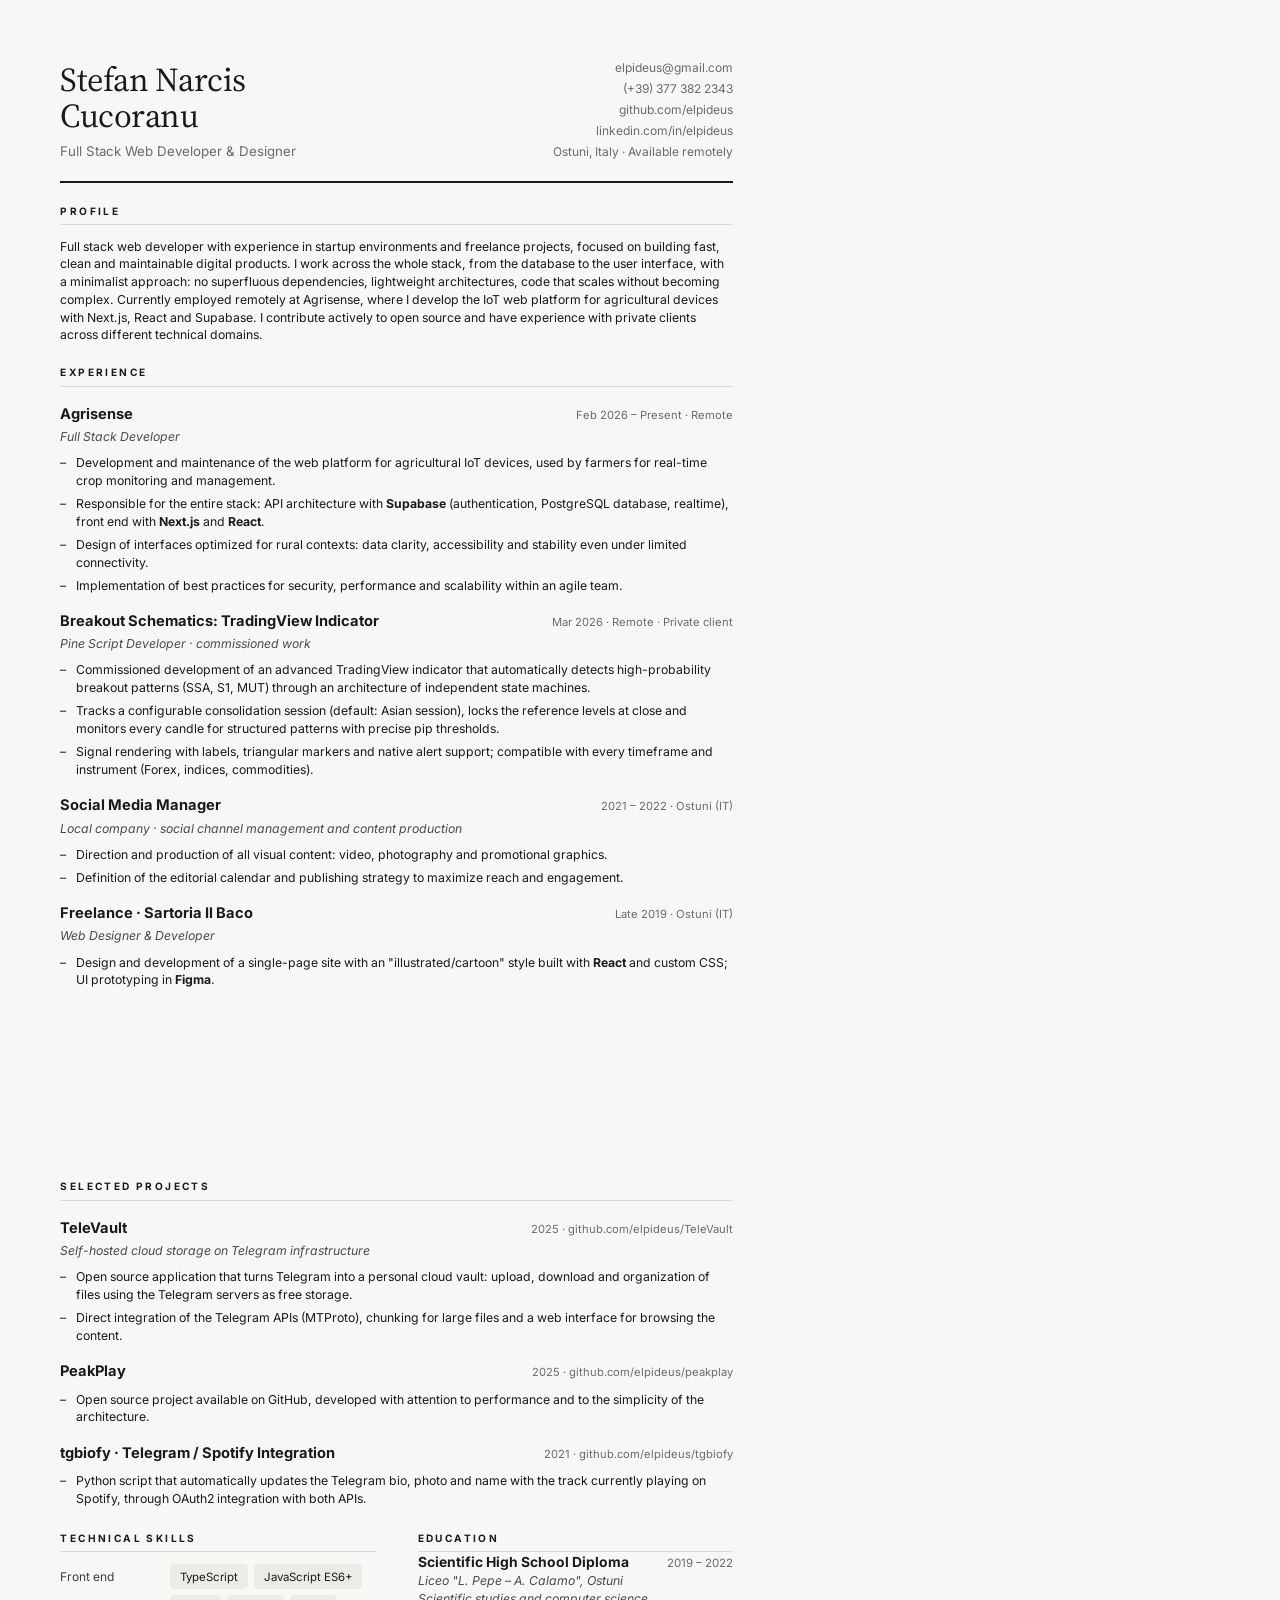
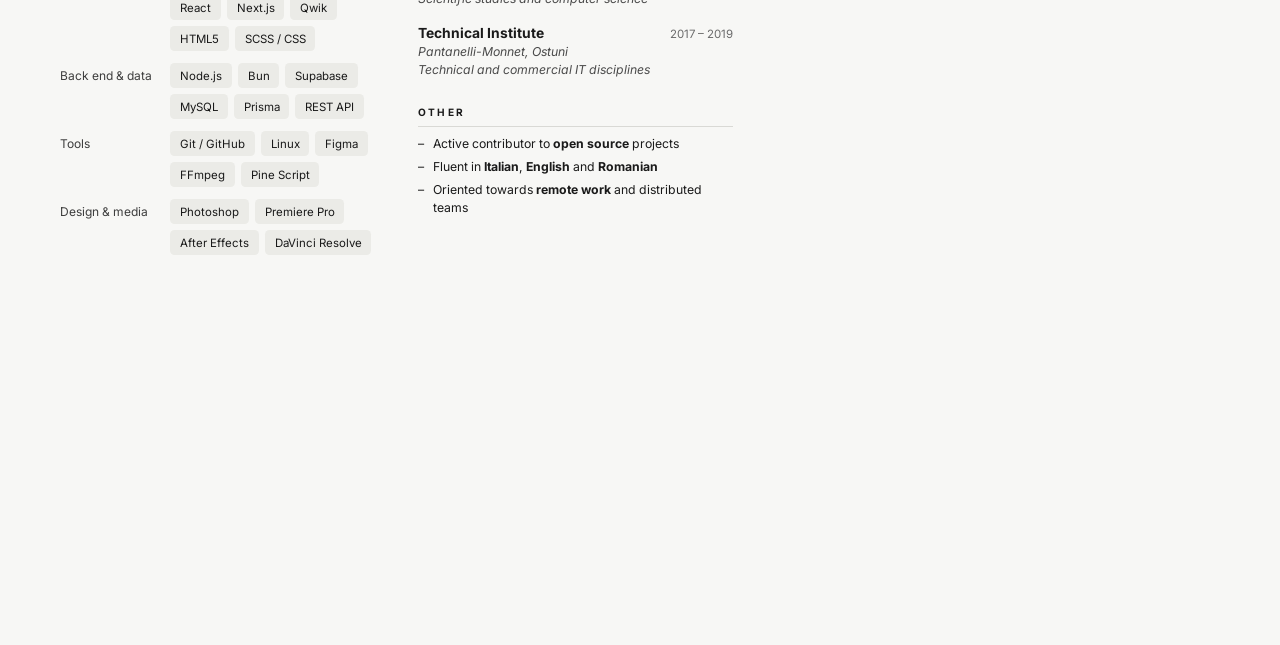
<file: cv-src/cv-en.html>
<!DOCTYPE html>
<html lang="en">
<head>
<meta charset="UTF-8" />
<title>Stefan Narcis Cucoranu - CV</title>
<link rel="preconnect" href="https://fonts.googleapis.com">
<link rel="preconnect" href="https://fonts.gstatic.com" crossorigin>
<link href="https://fonts.googleapis.com/css2?family=Source+Serif+4:opsz,wght@8..60,400;8..60,600&family=Inter:wght@400;500;600;700&display=swap" rel="stylesheet">
<style>
    @page { size: A4; margin: 0; }

    :root {
        --bg: #f7f7f5;
        --ink: #1a1a1a;
        --muted: #6b6b6b;
        --rule: #d9d9d5;
        --chip: #ebebe7;
    }

    * { box-sizing: border-box; margin: 0; padding: 0; }

    body {
        font-family: "Inter", "Segoe UI", Arial, sans-serif;
        color: var(--ink);
        background: var(--bg);
        font-size: 9.2pt;
        line-height: 1.45;
        -webkit-print-color-adjust: exact;
        print-color-adjust: exact;
    }

    .page {
        width: 210mm;
        min-height: 297mm;
        padding: 15mm 16mm 12mm;
        background: var(--bg);
        page-break-after: always;
    }
    .page:last-child { page-break-after: auto; }

    .header {
        display: flex;
        justify-content: space-between;
        align-items: flex-end;
        gap: 12mm;
        padding-bottom: 5mm;
        border-bottom: 1.6pt solid var(--ink);
    }
    .name {
        font-family: "Source Serif 4", Georgia, "Times New Roman", serif;
        font-size: 25pt;
        font-weight: 400;
        line-height: 1.08;
        letter-spacing: -0.4pt;
    }
    .role {
        margin-top: 2.5mm;
        font-size: 10pt;
        color: var(--muted);
        font-weight: 400;
    }
    .contacts {
        text-align: right;
        font-size: 9pt;
        color: var(--muted);
        line-height: 1.75;
        white-space: nowrap;
    }

    .section-title {
        margin-top: 5.6mm;
        padding-bottom: 1.6mm;
        border-bottom: 0.8pt solid var(--rule);
        font-size: 7.6pt;
        font-weight: 700;
        letter-spacing: 1.8pt;
        text-transform: uppercase;
    }
    .section-title + * { margin-top: 3.2mm; }

    .entry { margin-top: 4.4mm; break-inside: avoid; }
    .entry-head {
        display: flex;
        justify-content: space-between;
        align-items: baseline;
        gap: 8mm;
    }
    .entry-title { font-size: 11pt; font-weight: 700; }
    .entry-meta {
        font-size: 8.4pt;
        color: var(--muted);
        white-space: nowrap;
        text-align: right;
    }
    .entry-sub {
        margin-top: 0.8mm;
        font-size: 9.2pt;
        font-style: italic;
        color: #4a4a4a;
    }
    ul.bullets { margin-top: 2.2mm; list-style: none; }
    ul.bullets li {
        position: relative;
        padding-left: 4.2mm;
        margin-top: 1.4mm;
    }
    ul.bullets li::before {
        content: "\2013";
        position: absolute;
        left: 0;
        color: var(--ink);
    }
    strong { font-weight: 700; }

    .cols {
        display: grid;
        grid-template-columns: 1fr 1fr;
        gap: 11mm;
        margin-top: 6mm;
    }
    .cols .section-title { margin-top: 0; }

    .skill-row {
        display: grid;
        grid-template-columns: 26mm 1fr;
        gap: 3mm;
        align-items: start;
        margin-top: 3.2mm;
    }
    .skill-label { font-size: 9pt; color: #3d3d3d; padding-top: 1mm; }
    .chips { display: flex; flex-wrap: wrap; gap: 1.6mm; }
    .chip {
        background: var(--chip);
        border-radius: 1.2mm;
        padding: 1.1mm 2.6mm;
        font-size: 8.6pt;
        white-space: nowrap;
    }

    .edu { margin-top: 4mm; }
    .edu:first-of-type { margin-top: 0; }
    .edu-head {
        display: flex;
        justify-content: space-between;
        align-items: baseline;
        gap: 5mm;
    }
    .edu-title { font-size: 10.4pt; font-weight: 700; }
    .edu-date { font-size: 8.6pt; color: var(--muted); white-space: nowrap; }
    .edu-sub { font-size: 9.2pt; font-style: italic; color: #4a4a4a; }
</style>
</head>
<body>

<section class="page">
    <header class="header">
        <div>
            <h1 class="name">Stefan Narcis<br />Cucoranu</h1>
            <p class="role">Full Stack Web Developer &amp; Designer</p>
        </div>
        <div class="contacts">
            elpideus@gmail.com<br />
            (+39) 377 382 2343<br />
            github.com/elpideus<br />
            linkedin.com/in/elpideus<br />
            Ostuni, Italy &middot; Available remotely
        </div>
    </header>

    <h2 class="section-title">Profile</h2>
    <p class="profile">
        Full stack web developer with experience in startup environments and freelance projects, focused on
        building fast, clean and maintainable digital products. I work across the whole stack, from the database
        to the user interface, with a minimalist approach: no superfluous dependencies, lightweight architectures,
        code that scales without becoming complex. Currently employed remotely at Agrisense, where I develop the
        IoT web platform for agricultural devices with Next.js, React and Supabase. I contribute actively to open
        source and have experience with private clients across different technical domains.
    </p>

    <h2 class="section-title">Experience</h2>

    <div class="entry">
        <div class="entry-head">
            <span class="entry-title">Agrisense</span>
            <span class="entry-meta">Feb 2026 &ndash; Present &middot; Remote</span>
        </div>
        <div class="entry-sub">Full Stack Developer</div>
        <ul class="bullets">
            <li>Development and maintenance of the web platform for agricultural IoT devices, used by farmers for
                real-time crop monitoring and management.</li>
            <li>Responsible for the entire stack: API architecture with <strong>Supabase</strong> (authentication,
                PostgreSQL database, realtime), front end with <strong>Next.js</strong> and <strong>React</strong>.</li>
            <li>Design of interfaces optimized for rural contexts: data clarity, accessibility and stability even
                under limited connectivity.</li>
            <li>Implementation of best practices for security, performance and scalability within an agile team.</li>
        </ul>
    </div>

    <div class="entry">
        <div class="entry-head">
            <span class="entry-title">Breakout Schematics: TradingView Indicator</span>
            <span class="entry-meta">Mar 2026 &middot; Remote &middot; Private client</span>
        </div>
        <div class="entry-sub">Pine Script Developer &middot; commissioned work</div>
        <ul class="bullets">
            <li>Commissioned development of an advanced TradingView indicator that automatically detects
                high-probability breakout patterns (SSA, S1, MUT) through an architecture of independent state
                machines.</li>
            <li>Tracks a configurable consolidation session (default: Asian session), locks the reference levels at
                close and monitors every candle for structured patterns with precise pip thresholds.</li>
            <li>Signal rendering with labels, triangular markers and native alert support; compatible with every
                timeframe and instrument (Forex, indices, commodities).</li>
        </ul>
    </div>

    <div class="entry">
        <div class="entry-head">
            <span class="entry-title">Social Media Manager</span>
            <span class="entry-meta">2021 &ndash; 2022 &middot; Ostuni (IT)</span>
        </div>
        <div class="entry-sub">Local company &middot; social channel management and content production</div>
        <ul class="bullets">
            <li>Direction and production of all visual content: video, photography and promotional graphics.</li>
            <li>Definition of the editorial calendar and publishing strategy to maximize reach and engagement.</li>
        </ul>
    </div>

    <div class="entry">
        <div class="entry-head">
            <span class="entry-title">Freelance &middot; Sartoria Il Baco</span>
            <span class="entry-meta">Late 2019 &middot; Ostuni (IT)</span>
        </div>
        <div class="entry-sub">Web Designer &amp; Developer</div>
        <ul class="bullets">
            <li>Design and development of a single-page site with an "illustrated/cartoon" style built with
                <strong>React</strong> and custom CSS; UI prototyping in <strong>Figma</strong>.</li>
        </ul>
    </div>
</section>

<section class="page">
    <h2 class="section-title" style="margin-top:0">Selected Projects</h2>

    <div class="entry">
        <div class="entry-head">
            <span class="entry-title">TeleVault</span>
            <span class="entry-meta">2025 &middot; github.com/elpideus/TeleVault</span>
        </div>
        <div class="entry-sub">Self-hosted cloud storage on Telegram infrastructure</div>
        <ul class="bullets">
            <li>Open source application that turns Telegram into a personal cloud vault: upload, download and
                organization of files using the Telegram servers as free storage.</li>
            <li>Direct integration of the Telegram APIs (MTProto), chunking for large files and a web interface
                for browsing the content.</li>
        </ul>
    </div>

    <div class="entry">
        <div class="entry-head">
            <span class="entry-title">PeakPlay</span>
            <span class="entry-meta">2025 &middot; github.com/elpideus/peakplay</span>
        </div>
        <ul class="bullets">
            <li>Open source project available on GitHub, developed with attention to performance and to the
                simplicity of the architecture.</li>
        </ul>
    </div>

    <div class="entry">
        <div class="entry-head">
            <span class="entry-title">tgbiofy &middot; Telegram / Spotify Integration</span>
            <span class="entry-meta">2021 &middot; github.com/elpideus/tgbiofy</span>
        </div>
        <ul class="bullets">
            <li>Python script that automatically updates the Telegram bio, photo and name with the track currently
                playing on Spotify, through OAuth2 integration with both APIs.</li>
        </ul>
    </div>

    <div class="cols">
        <div>
            <h2 class="section-title">Technical Skills</h2>
            <div class="skill-row">
                <span class="skill-label">Front end</span>
                <div class="chips">
                    <span class="chip">TypeScript</span><span class="chip">JavaScript ES6+</span>
                    <span class="chip">React</span><span class="chip">Next.js</span><span class="chip">Qwik</span>
                    <span class="chip">HTML5</span><span class="chip">SCSS / CSS</span>
                </div>
            </div>
            <div class="skill-row">
                <span class="skill-label">Back end &amp; data</span>
                <div class="chips">
                    <span class="chip">Node.js</span><span class="chip">Bun</span>
                    <span class="chip">Supabase</span><span class="chip">MySQL</span>
                    <span class="chip">Prisma</span><span class="chip">REST API</span>
                </div>
            </div>
            <div class="skill-row">
                <span class="skill-label">Tools</span>
                <div class="chips">
                    <span class="chip">Git / GitHub</span><span class="chip">Linux</span>
                    <span class="chip">Figma</span><span class="chip">FFmpeg</span>
                    <span class="chip">Pine Script</span>
                </div>
            </div>
            <div class="skill-row">
                <span class="skill-label">Design &amp; media</span>
                <div class="chips">
                    <span class="chip">Photoshop</span><span class="chip">Premiere Pro</span>
                    <span class="chip">After Effects</span><span class="chip">DaVinci Resolve</span>
                </div>
            </div>
        </div>

        <div>
            <h2 class="section-title">Education</h2>
            <div class="edu">
                <div class="edu-head">
                    <span class="edu-title">Scientific High School Diploma</span>
                    <span class="edu-date">2019 &ndash; 2022</span>
                </div>
                <div class="edu-sub">Liceo "L. Pepe &ndash; A. Calamo", Ostuni</div>
                <div class="edu-sub">Scientific studies and computer science</div>
            </div>
            <div class="edu">
                <div class="edu-head">
                    <span class="edu-title">Technical Institute</span>
                    <span class="edu-date">2017 &ndash; 2019</span>
                </div>
                <div class="edu-sub">Pantanelli-Monnet, Ostuni</div>
                <div class="edu-sub">Technical and commercial IT disciplines</div>
            </div>

            <h2 class="section-title" style="margin-top:7mm">Other</h2>
            <ul class="bullets">
                <li>Active contributor to <strong>open source</strong> projects</li>
                <li>Fluent in <strong>Italian</strong>, <strong>English</strong> and <strong>Romanian</strong></li>
                <li>Oriented towards <strong>remote work</strong> and distributed teams</li>
            </ul>
        </div>
    </div>
</section>

</body>
</html>
</file>
